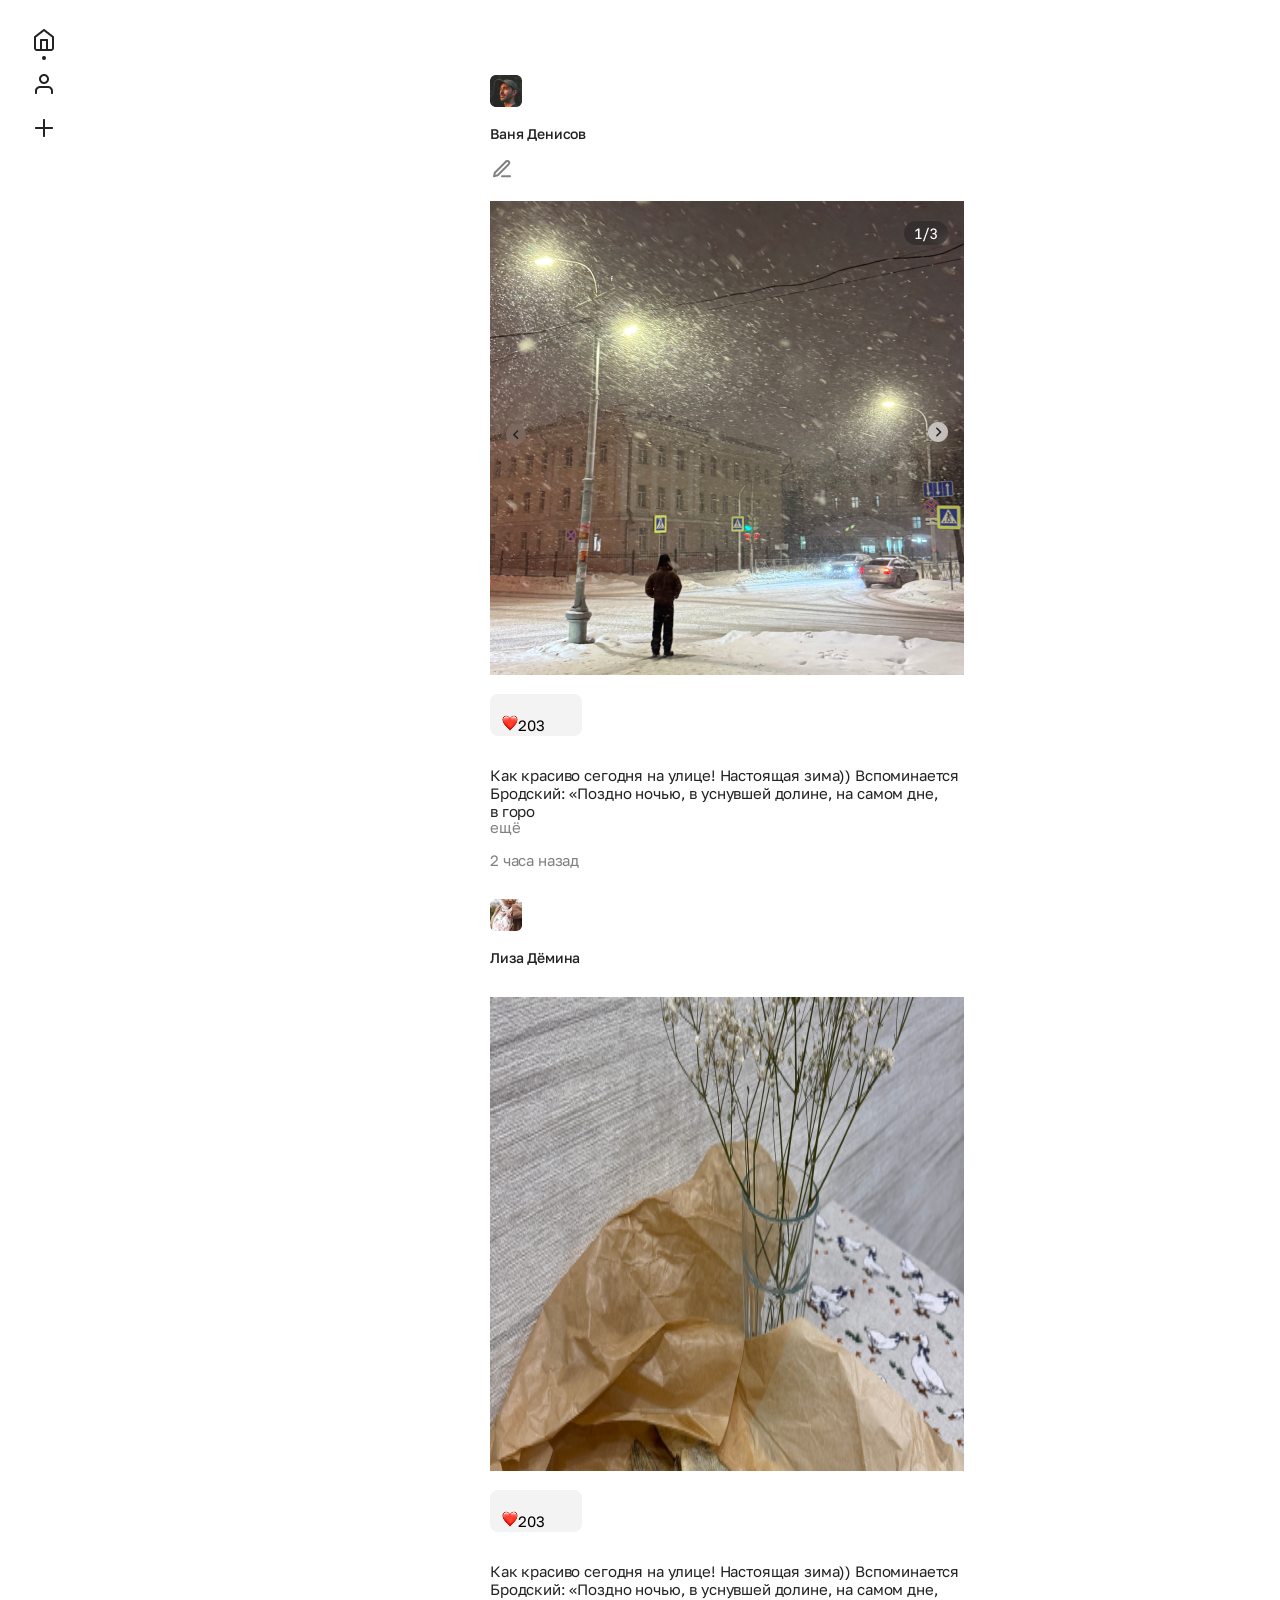
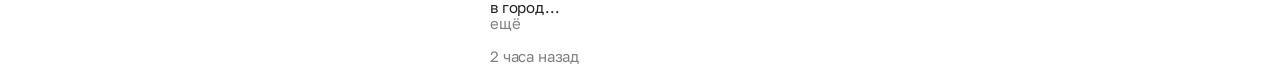
<file: lw2/home/index.html>
<!DOCTYPE html>
<html lang="en">

<head>
    <meta charset="UTF-8">
    <meta name="viewport" content="width=device-width, initial-scale=1.0">
    <link rel="stylesheet" href="css/style.css">
    <link rel="preconnect" href="https://fonts.googleapis.com">
    <link rel="preconnect" href="https://fonts.gstatic.com" crossorigin>
    <link href="https://fonts.googleapis.com/css2?family=Golos+Text:wght@400..900&display=swap" rel="stylesheet">
    <title>home</title>
</head>

<body>
    <div class="header">
        <img src="images/menuHome.png" alt="home">
        <img src="images/menuProfile.png" alt="profile">
        <img src="images/menuPlus.png" alt="plus">
    </div>
    <div class="timeline">
        <div class="timeline-post">
            <div class="post-profile">
                <img src="images/avatar.png" alt="profile-avatar">
                <p class="profile-username">Ваня Денисов</p>
                <img src="images/pen.png" alt="change" class="profile-change">
            </div>
            <img src="images/photo1.png" alt="photo1" class="post-foto">
            <div class="post-react">
                <p class="react-count"><img src="images/likes.png" alt="like">203</p>
            </div>
            <div class="post-text">
                <p class="text-author">Как красиво сегодня на улице! Настоящая зима)) Вспоминается Бродский: «Поздно
                    ночью, в уснувшей долине, на самом дне, в горо</p>
                <p class="text-func">ещё</p>
                <p class="text-func">2 часа назад</p>
            </div>
        </div>
        <div class="timeline-post2">
            <div class="post-profile">
                <img src="images/avatar2.png" alt="profile-avatar">
                <p class="profile-username">Лиза Дёмина</p>
            </div>
            <img src="images/photo2.png" alt="photo2" class="post-foto">
            <div class="post-react">
                <p class="react-count"><img src="images/likes.png" alt="like">203</p>
            </div>
            <div class="post-text">
                <p class="text-author">Как красиво сегодня на улице! Настоящая зима)) Вспоминается Бродский: «Поздно
                    ночью, в уснувшей долине, на самом дне, в город...</p>
                <p class="text-func">ещё</p>
                <p class="text-func">2 часа назад</p>
            </div>
        </div>
    </div>
</body>

</html>
</file>
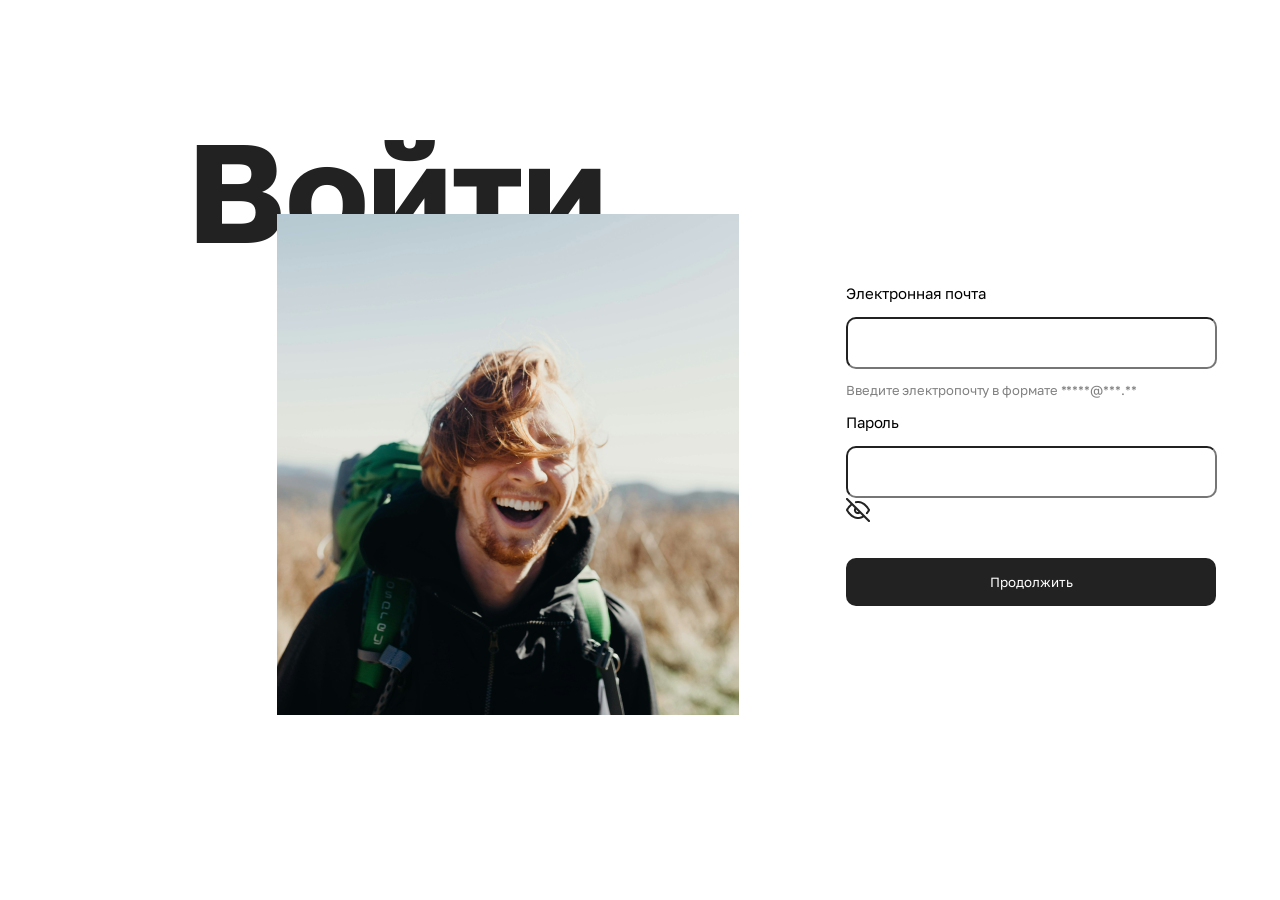
<file: lw2/login/index.html>
<!DOCTYPE html>
<html lang="en">

<head>
    <meta charset="UTF-8">
    <meta name="viewport" content="width=device-width, initial-scale=1.0">
    <link rel="stylesheet" href="css/style.css">
    <link rel="preconnect" href="https://fonts.googleapis.com">
    <link rel="preconnect" href="https://fonts.gstatic.com" crossorigin>
    <link href="https://fonts.googleapis.com/css2?family=Golos+Text:wght@400..900&display=swap" rel="stylesheet">
    <title>login</title>
</head>

<body>
    <div class="main">
        <h1 class="main-title">Войти</h1>
        <img src="images/loginImage.png" alt="loginImage" class="main-logImage">
    </div>
    <form action="" class="form">
        <p class="form-text">Электронная почта</p>
        <input type="email" class="form-inputLog">
        <p class="form-textUnder">Введите электропочту в формате *****@***.**</p>
        <p class="form-text">Пароль</p>
        <div>
            <input type="password" class="form-inputLog">
            <img src="images/eyePassword.png" alt="EyePassword">
        </div>
        <button class="form-enterButton">Продолжить</button>
    </form>
</body>

</html>
</file>
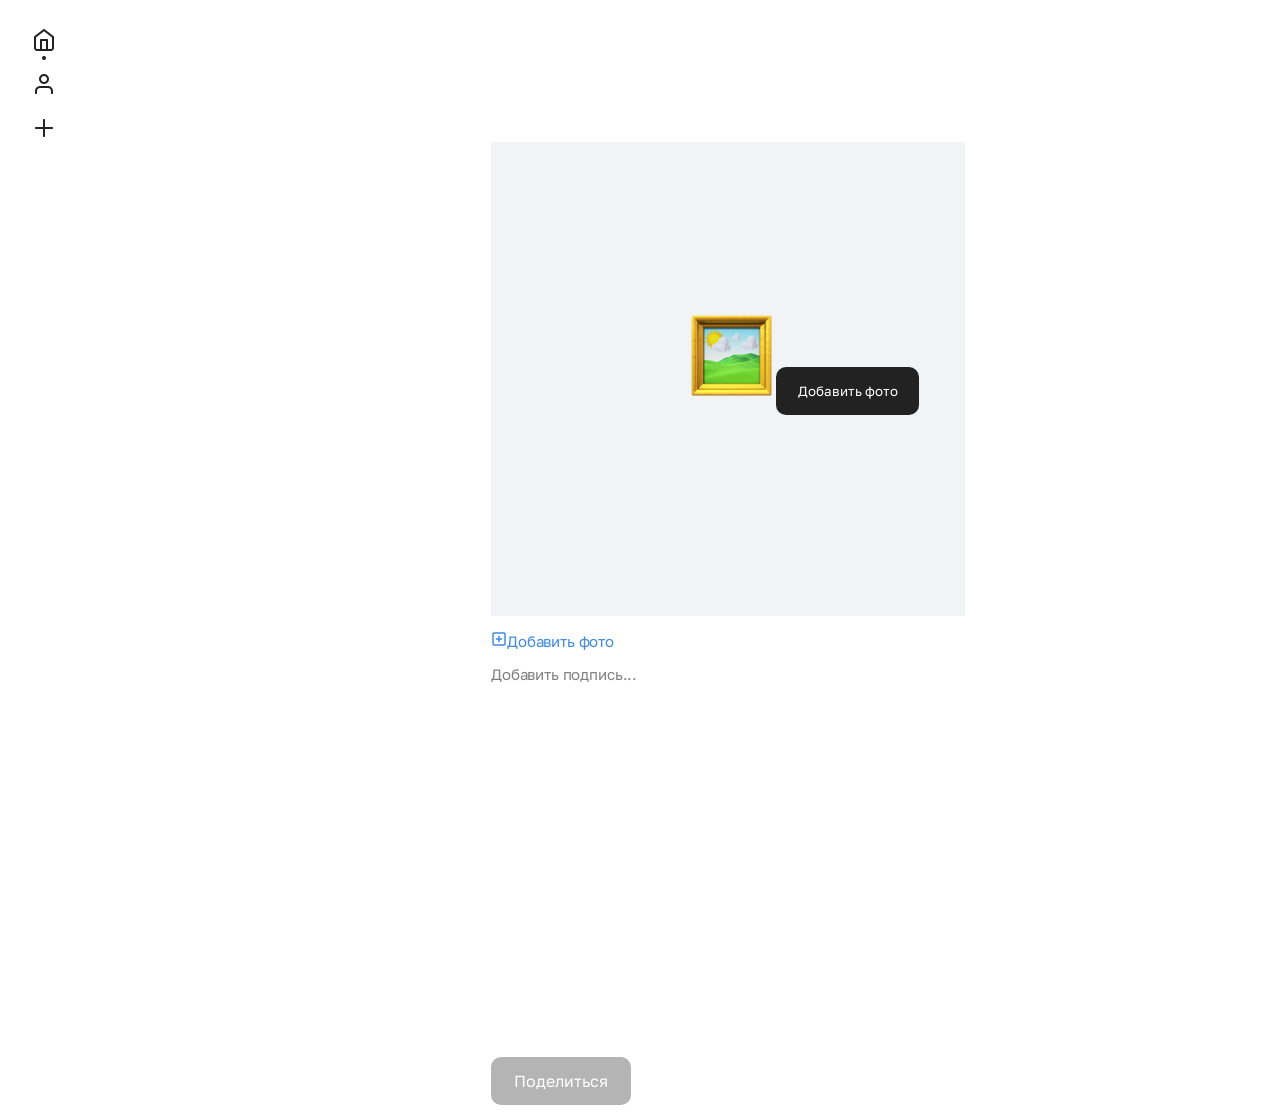
<file: lw2/profile/index.html>
<!DOCTYPE html>
<html lang="en">
<head>
    <meta charset="UTF-8">
    <meta name="viewport" content="width=device-width, initial-scale=1.0">
    <link rel="stylesheet" href="css/style.css">
    <link rel="preconnect" href="https://fonts.googleapis.com">
    <link rel="preconnect" href="https://fonts.gstatic.com" crossorigin>
    <link href="https://fonts.googleapis.com/css2?family=Golos+Text:wght@400..900&display=swap" rel="stylesheet">
    <title>profile</title>
</head>
<body>
  <div class="header">
        <img src="images/menuHome.png" alt="home">
        <img src="images/menuProfile.png" alt="profile">
        <img src="images/menuPlus.png" alt="plus">
    </div> 
    <div class="post">
        <div class="post-photo">
            <div class="photo-box">
                <div class="box-add">
                    <img src="images/nonamefoto.png" alt="foto" class="add-foto">
                    <button class="add-button">Добавить фото</button>
                </div>
            </div>
            <div class="photo-add"> 
                <p class="add-text"><img src="images/plus.png" alt="add">Добавить фото</p>
                <p class="add-inscription">Добавить подпись...</p>
            </div>
        </div>
        <button class="post-share">Поделиться</button>
    </div> 
</body>
</html>
</file>
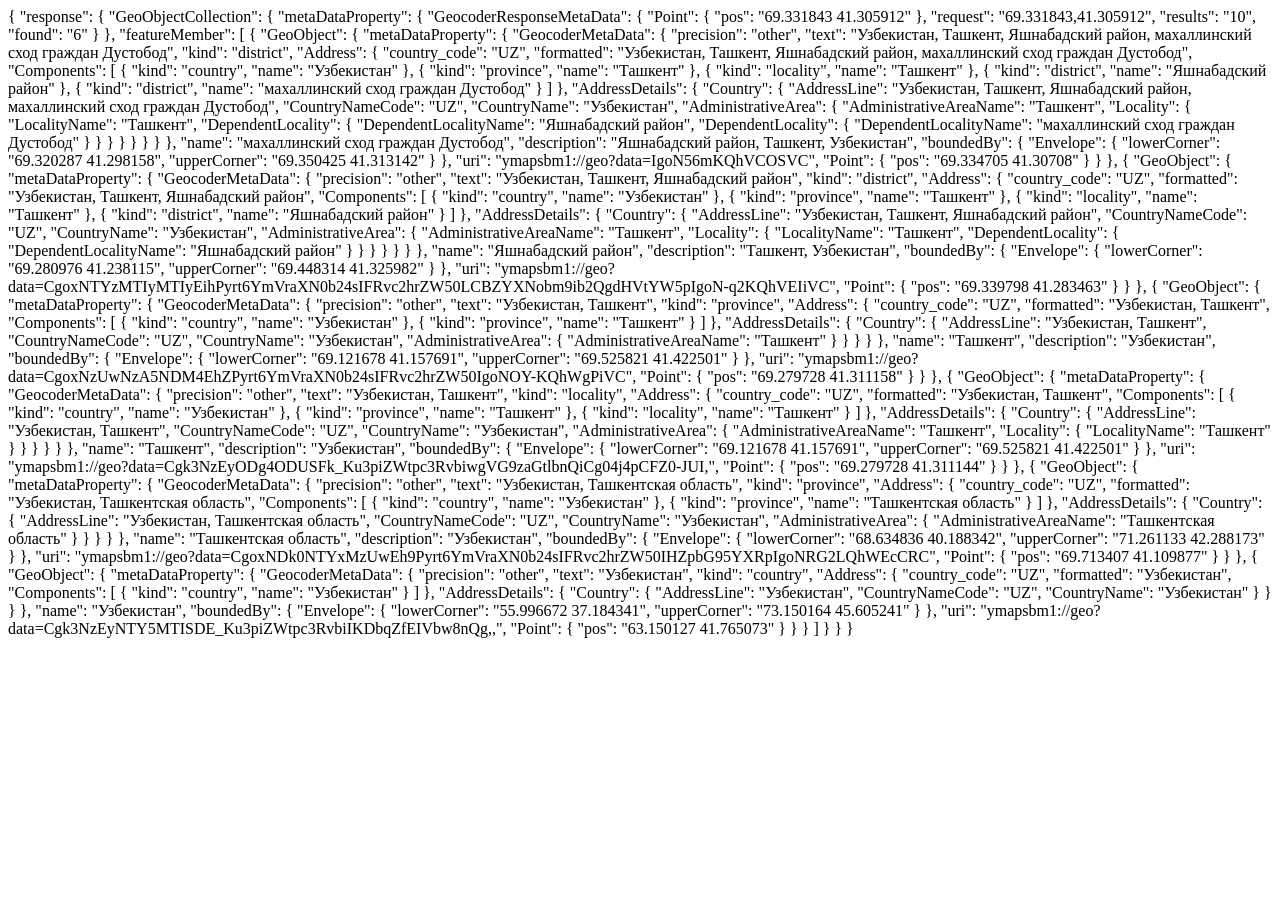
<file: lw3/www/index.html>
<!DOCTYPE html>
<html lang="en">
<head>
    <meta charset="UTF-8">
    <meta name="viewport" content="width=device-width, initial-scale=1.0">
    <title>Document</title>
</head>
<body>
    {
    "response": {
        "GeoObjectCollection": {
            "metaDataProperty": {
                "GeocoderResponseMetaData": {
                    "Point": {
                        "pos": "69.331843 41.305912"
                    },
                    "request": "69.331843,41.305912",
                    "results": "10",
                    "found": "6"
                }
            },
            "featureMember": [
                {
                    "GeoObject": {
                        "metaDataProperty": {
                            "GeocoderMetaData": {
                                "precision": "other",
                                "text": "Узбекистан, Ташкент, Яшнабадский район, махаллинский сход граждан Дустобод",
                                "kind": "district",
                                "Address": {
                                    "country_code": "UZ",
                                    "formatted": "Узбекистан, Ташкент, Яшнабадский район, махаллинский сход граждан Дустобод",
                                    "Components": [
                                        {
                                            "kind": "country",
                                            "name": "Узбекистан"
                                        },
                                        {
                                            "kind": "province",
                                            "name": "Ташкент"
                                        },
                                        {
                                            "kind": "locality",
                                            "name": "Ташкент"
                                        },
                                        {
                                            "kind": "district",
                                            "name": "Яшнабадский район"
                                        },
                                        {
                                            "kind": "district",
                                            "name": "махаллинский сход граждан Дустобод"
                                        }
                                    ]
                                },
                                "AddressDetails": {
                                    "Country": {
                                        "AddressLine": "Узбекистан, Ташкент, Яшнабадский район, махаллинский сход граждан Дустобод",
                                        "CountryNameCode": "UZ",
                                        "CountryName": "Узбекистан",
                                        "AdministrativeArea": {
                                            "AdministrativeAreaName": "Ташкент",
                                            "Locality": {
                                                "LocalityName": "Ташкент",
                                                "DependentLocality": {
                                                    "DependentLocalityName": "Яшнабадский район",
                                                    "DependentLocality": {
                                                        "DependentLocalityName": "махаллинский сход граждан Дустобод"
                                                    }
                                                }
                                            }
                                        }
                                    }
                                }
                            }
                        },
                        "name": "махаллинский сход граждан Дустобод",
                        "description": "Яшнабадский район, Ташкент, Узбекистан",
                        "boundedBy": {
                            "Envelope": {
                                "lowerCorner": "69.320287 41.298158",
                                "upperCorner": "69.350425 41.313142"
                            }
                        },
                        "uri": "ymapsbm1://geo?data=IgoN56mKQhVCOSVC",
                        "Point": {
                            "pos": "69.334705 41.30708"
                        }
                    }
                },
                {
                    "GeoObject": {
                        "metaDataProperty": {
                            "GeocoderMetaData": {
                                "precision": "other",
                                "text": "Узбекистан, Ташкент, Яшнабадский район",
                                "kind": "district",
                                "Address": {
                                    "country_code": "UZ",
                                    "formatted": "Узбекистан, Ташкент, Яшнабадский район",
                                    "Components": [
                                        {
                                            "kind": "country",
                                            "name": "Узбекистан"
                                        },
                                        {
                                            "kind": "province",
                                            "name": "Ташкент"
                                        },
                                        {
                                            "kind": "locality",
                                            "name": "Ташкент"
                                        },
                                        {
                                            "kind": "district",
                                            "name": "Яшнабадский район"
                                        }
                                    ]
                                },
                                "AddressDetails": {
                                    "Country": {
                                        "AddressLine": "Узбекистан, Ташкент, Яшнабадский район",
                                        "CountryNameCode": "UZ",
                                        "CountryName": "Узбекистан",
                                        "AdministrativeArea": {
                                            "AdministrativeAreaName": "Ташкент",
                                            "Locality": {
                                                "LocalityName": "Ташкент",
                                                "DependentLocality": {
                                                    "DependentLocalityName": "Яшнабадский район"
                                                }
                                            }
                                        }
                                    }
                                }
                            }
                        },
                        "name": "Яшнабадский район",
                        "description": "Ташкент, Узбекистан",
                        "boundedBy": {
                            "Envelope": {
                                "lowerCorner": "69.280976 41.238115",
                                "upperCorner": "69.448314 41.325982"
                            }
                        },
                        "uri": "ymapsbm1://geo?data=CgoxNTYzMTIyMTIyEihPyrt6YmVraXN0b24sIFRvc2hrZW50LCBZYXNobm9ib2QgdHVtYW5pIgoN-q2KQhVEIiVC",
                        "Point": {
                            "pos": "69.339798 41.283463"
                        }
                    }
                },
                {
                    "GeoObject": {
                        "metaDataProperty": {
                            "GeocoderMetaData": {
                                "precision": "other",
                                "text": "Узбекистан, Ташкент",
                                "kind": "province",
                                "Address": {
                                    "country_code": "UZ",
                                    "formatted": "Узбекистан, Ташкент",
                                    "Components": [
                                        {
                                            "kind": "country",
                                            "name": "Узбекистан"
                                        },
                                        {
                                            "kind": "province",
                                            "name": "Ташкент"
                                        }
                                    ]
                                },
                                "AddressDetails": {
                                    "Country": {
                                        "AddressLine": "Узбекистан, Ташкент",
                                        "CountryNameCode": "UZ",
                                        "CountryName": "Узбекистан",
                                        "AdministrativeArea": {
                                            "AdministrativeAreaName": "Ташкент"
                                        }
                                    }
                                }
                            }
                        },
                        "name": "Ташкент",
                        "description": "Узбекистан",
                        "boundedBy": {
                            "Envelope": {
                                "lowerCorner": "69.121678 41.157691",
                                "upperCorner": "69.525821 41.422501"
                            }
                        },
                        "uri": "ymapsbm1://geo?data=CgoxNzUwNzA5NDM4EhZPyrt6YmVraXN0b24sIFRvc2hrZW50IgoNOY-KQhWgPiVC",
                        "Point": {
                            "pos": "69.279728 41.311158"
                        }
                    }
                },
                {
                    "GeoObject": {
                        "metaDataProperty": {
                            "GeocoderMetaData": {
                                "precision": "other",
                                "text": "Узбекистан, Ташкент",
                                "kind": "locality",
                                "Address": {
                                    "country_code": "UZ",
                                    "formatted": "Узбекистан, Ташкент",
                                    "Components": [
                                        {
                                            "kind": "country",
                                            "name": "Узбекистан"
                                        },
                                        {
                                            "kind": "province",
                                            "name": "Ташкент"
                                        },
                                        {
                                            "kind": "locality",
                                            "name": "Ташкент"
                                        }
                                    ]
                                },
                                "AddressDetails": {
                                    "Country": {
                                        "AddressLine": "Узбекистан, Ташкент",
                                        "CountryNameCode": "UZ",
                                        "CountryName": "Узбекистан",
                                        "AdministrativeArea": {
                                            "AdministrativeAreaName": "Ташкент",
                                            "Locality": {
                                                "LocalityName": "Ташкент"
                                            }
                                        }
                                    }
                                }
                            }
                        },
                        "name": "Ташкент",
                        "description": "Узбекистан",
                        "boundedBy": {
                            "Envelope": {
                                "lowerCorner": "69.121678 41.157691",
                                "upperCorner": "69.525821 41.422501"
                            }
                        },
                        "uri": "ymapsbm1://geo?data=Cgk3NzEyODg4ODUSFk_Ku3piZWtpc3RvbiwgVG9zaGtlbnQiCg04j4pCFZ0-JUI,",
                        "Point": {
                            "pos": "69.279728 41.311144"
                        }
                    }
                },
                {
                    "GeoObject": {
                        "metaDataProperty": {
                            "GeocoderMetaData": {
                                "precision": "other",
                                "text": "Узбекистан, Ташкентская область",
                                "kind": "province",
                                "Address": {
                                    "country_code": "UZ",
                                    "formatted": "Узбекистан, Ташкентская область",
                                    "Components": [
                                        {
                                            "kind": "country",
                                            "name": "Узбекистан"
                                        },
                                        {
                                            "kind": "province",
                                            "name": "Ташкентская область"
                                        }
                                    ]
                                },
                                "AddressDetails": {
                                    "Country": {
                                        "AddressLine": "Узбекистан, Ташкентская область",
                                        "CountryNameCode": "UZ",
                                        "CountryName": "Узбекистан",
                                        "AdministrativeArea": {
                                            "AdministrativeAreaName": "Ташкентская область"
                                        }
                                    }
                                }
                            }
                        },
                        "name": "Ташкентская область",
                        "description": "Узбекистан",
                        "boundedBy": {
                            "Envelope": {
                                "lowerCorner": "68.634836 40.188342",
                                "upperCorner": "71.261133 42.288173"
                            }
                        },
                        "uri": "ymapsbm1://geo?data=CgoxNDk0NTYxMzUwEh9Pyrt6YmVraXN0b24sIFRvc2hrZW50IHZpbG95YXRpIgoNRG2LQhWEcCRC",
                        "Point": {
                            "pos": "69.713407 41.109877"
                        }
                    }
                },
                {
                    "GeoObject": {
                        "metaDataProperty": {
                            "GeocoderMetaData": {
                                "precision": "other",
                                "text": "Узбекистан",
                                "kind": "country",
                                "Address": {
                                    "country_code": "UZ",
                                    "formatted": "Узбекистан",
                                    "Components": [
                                        {
                                            "kind": "country",
                                            "name": "Узбекистан"
                                        }
                                    ]
                                },
                                "AddressDetails": {
                                    "Country": {
                                        "AddressLine": "Узбекистан",
                                        "CountryNameCode": "UZ",
                                        "CountryName": "Узбекистан"
                                    }
                                }
                            }
                        },
                        "name": "Узбекистан",
                        "boundedBy": {
                            "Envelope": {
                                "lowerCorner": "55.996672 37.184341",
                                "upperCorner": "73.150164 45.605241"
                            }
                        },
                        "uri": "ymapsbm1://geo?data=Cgk3NzEyNTY5MTISDE_Ku3piZWtpc3RvbiIKDbqZfEIVbw8nQg,,",
                        "Point": {
                            "pos": "63.150127 41.765073"
                        }
                    }
                }
            ]
        }
    }
}
</body>
</html>
</file>
<file: lw2/home/css/style.css>
* {
    font-family: "Golos Text", sans-serif;
}

.header {
    width: 40px;
    height: 40px;
    margin-top: 20px;
    margin-left: 16px;
    border-radius: 10px;
    gap: 10px;
    opacity: 1;
    display: block;
}

.timeline-post {
    width: 700px;
    height: 474px;
    opacity: 1;
    margin-top: 15px;
    margin-left: 482px;
}

.post-profile {
    justify-content: space-between;
    opacity: 1;
}

.profile-avatar {
    width: 32px;
    height: 32px;
    opacity: 1;
}

.profile-username {
    opacity: 1;
    font-weight: 500;
    font-style: Medium;
    font-size: 14px;
    line-height: 18px;
    letter-spacing: -0.15px;
    vertical-align: middle;
    color: #222222;
}

.profile-change {
    width: 24px;
    height: 24px;
    opacity: 1;
}

.post-foto {
    width: 474px;
    height: 474px;
    margin-top: 16px;
    opacity: 1;
}

.post-react {
    background-color: rgba(34, 34, 34, 0.05);
    width: 68px;
    height: 30px;
    margin-top: 15px;
    border-radius: 8px;
    gap: 3px;
    opacity: 1;
    padding-top: 6px;
    padding-right: 12px;
    padding-bottom: 6px;
    padding-left: 12px;
}

.react-count {
    font-weight: 400;
    font-style: normal;
    font-size: 15px;
    line-height: 18px;
    letter-spacing: -0.15px;
    vertical-align: middle;
}

.post-text {
    display: block;
    margin-top: 30px;
}

.text-author {
    font-weight: 400;
    font-style: normal;
    font-size: 15px;
    line-height: 18px;
    letter-spacing: -0.15px;
    color: #222222;
    width: 474px;
    height: 37px;
    top: 600px;
    opacity: 1;
}

.text-func {
    font-weight: 400;
    font-style: normal;
    font-size: 15px;
    line-height: 18px;
    letter-spacing: -0.15px;
    color: #808080;
}

.timeline-post2 {
    width: 700px;
    height: 474px;
    opacity: 1;
    margin-top: 350px;
    margin-left: 482px;
}
</file>
<file: lw2/login/css/style.css>
* {
    font-family: "Golos Text", sans-serif;
}

.main-title {
    width: 385px;
    height: 180px;
    margin-top: 100px;
    margin-left: 179px;
    opacity: 1;
    font-weight: 700px;
    font-style: Bold;
    font-size: 140px;
    line-height: 180px;
    letter-spacing: -1.5px;
    color: #222222;
}

.main-logImage {
    width: 462px;
    height: 501px;
    margin-left: 269px;
    margin-top: -160px;
    opacity: 1;
}

.form {
    width: 343px;
    height: 251px;
    margin-top: 415px;
    margin-left: 838px;
    opacity: 1;
    gap: 32px;
    margin-top: -450px;
    margin-left: 838px;
}

.form-text {
    font-weight: 400;
    font-style: normal;
    font-size: 15px;
    line-height: 18px;
    letter-spacing: -0.15px;
}

.form-textUnder {
    font-weight: 400;
    font-style: normal;
    font-size: 13px;
    line-height: 16px;
    letter-spacing: -0.08px;
    color: #808080;
}

.form-inputLog {
    width: 343px;
    height: 22px;
    justify-content: space-between;
    opacity: 1;
    border-radius: 10px;
    padding-top: 13px;
    padding-right: 12px;
    padding-bottom: 13px;
    padding-left: 12px;
}

.form-enterButton {
    margin-top: 32px;
    width: 370px;
    height: 48px;
    opacity: 1;
    border-radius: 10px;
    padding-right: 16px;
    padding-left: 16px;
    color: #FFFFFF;
    border: none;
    background-color: #222222
}
</file>
<file: lw2/profile/css/style.css>
* {
    font-family: "Golos Text", sans-serif;
}

.header {
    width: 40px;
    height: 40px;
    margin-top: 20px;
    margin-left: 16px;
    border-radius: 10px;
    gap: 10px;
    opacity: 1;
    display: block;
}

.post {
    margin-top: 82px;
    margin-left: 483px;
    display: block;
}

.photo-box {
    width: 474px;
    height: 474px;
    background-color: #F2F3F5;
}

.box-add {
    display: block;
    margin-left: 200px;
}

.add-button {
    margin-top: 225px;
    width: 143px;
    height: 48px;
    opacity: 1;
    border-radius: 10px;
    padding-right: 16px;
    padding-left: 16px;
    background-color: #222222;
    color: #FFFFFF;
    border: 0;
}

.foto-add {
    margin-top: 20px;
}

.add-text {
    font-weight: 400;
    font-style: normal;
    font-size: 15px;
    line-height: 18px;
    letter-spacing: -0.15px;
    color: #3F8AE0;
}

.add-inscription {
    color: #808080;
    font-weight: 400;
    font-style: normal;
    font-size: 15px;
    line-height: 18px;
    letter-spacing: -0.15px;
}

.post-share {
    margin-top: 359px;
    width: 140px;
    height: 48px;
    top: 32px;
    left: 483px;
    opacity: 1;
    border-radius: 10px;
    padding-right: 16px;
    padding-left: 16px;
    background-color: #B4B4B4;
    color: #FFFFFF;
    border: 0;
    font-weight: 400;
    font-style: normal;
    font-size: 16px;
    line-height: 100%;
    letter-spacing: 0%;
}
</file>
